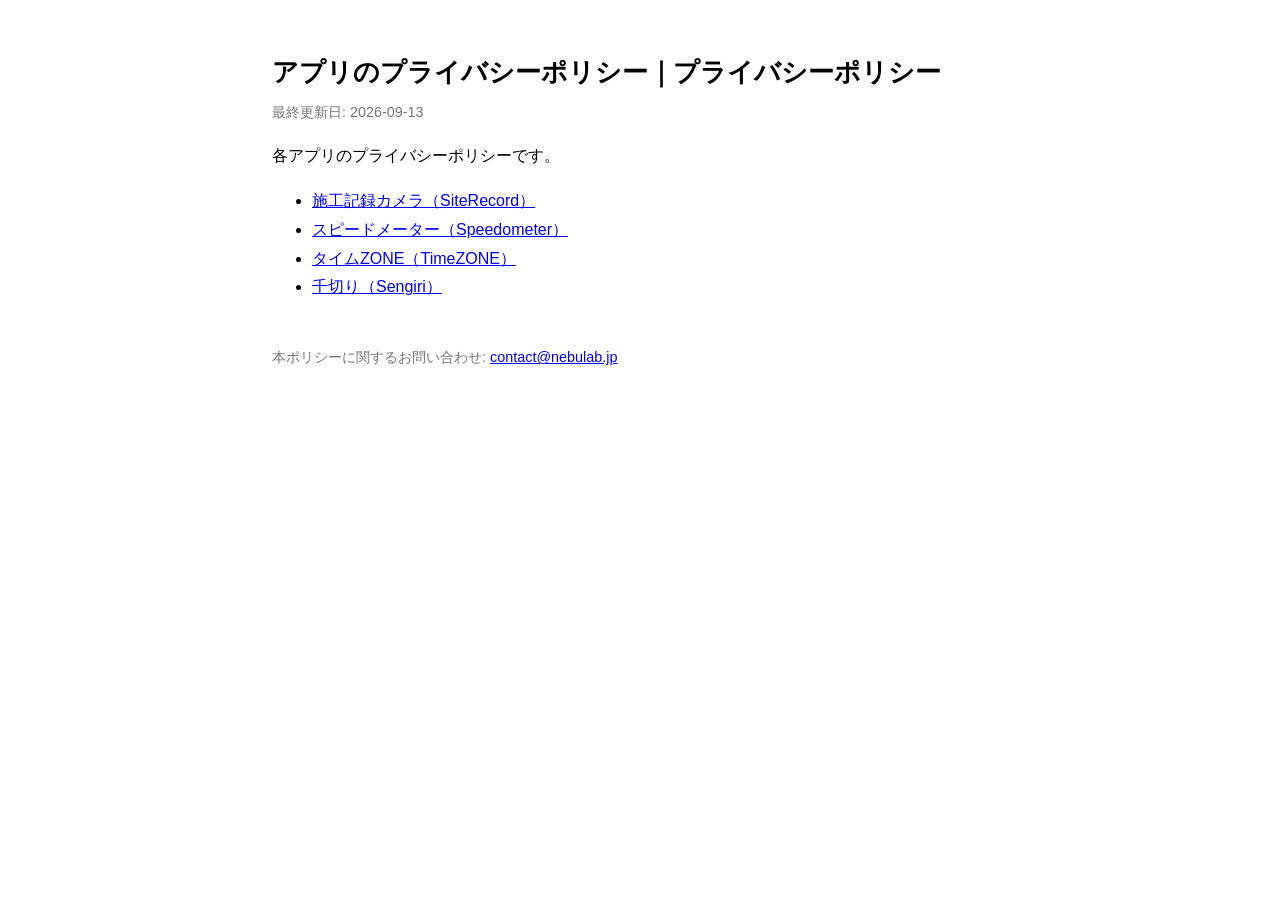
<file: docs/privacy/index.html>
<!DOCTYPE html>
<html lang="ja">
<head>
<meta charset="utf-8">
<meta name="viewport" content="width=device-width, initial-scale=1">
<title>アプリのプライバシーポリシー｜プライバシーポリシー</title>
<link rel="stylesheet" href="style.css">
</head>
<body>
<h1>アプリのプライバシーポリシー｜プライバシーポリシー</h1>
<p class="updated">最終更新日: 2026-09-13</p>
<p>各アプリのプライバシーポリシーです。</p>
<ul>
<li><a href="siterecord.html">施工記録カメラ（SiteRecord）</a></li>
<li><a href="speedometer.html">スピードメーター（Speedometer）</a></li>
<li><a href="timezone.html">タイムZONE（TimeZONE）</a></li>
<li><a href="sengiri.html">千切り（Sengiri）</a></li>
</ul>
<footer>
<p>本ポリシーに関するお問い合わせ: <a href="mailto:contact@nebulab.jp">contact@nebulab.jp</a></p>
</footer>
</body>
</html>
</file>
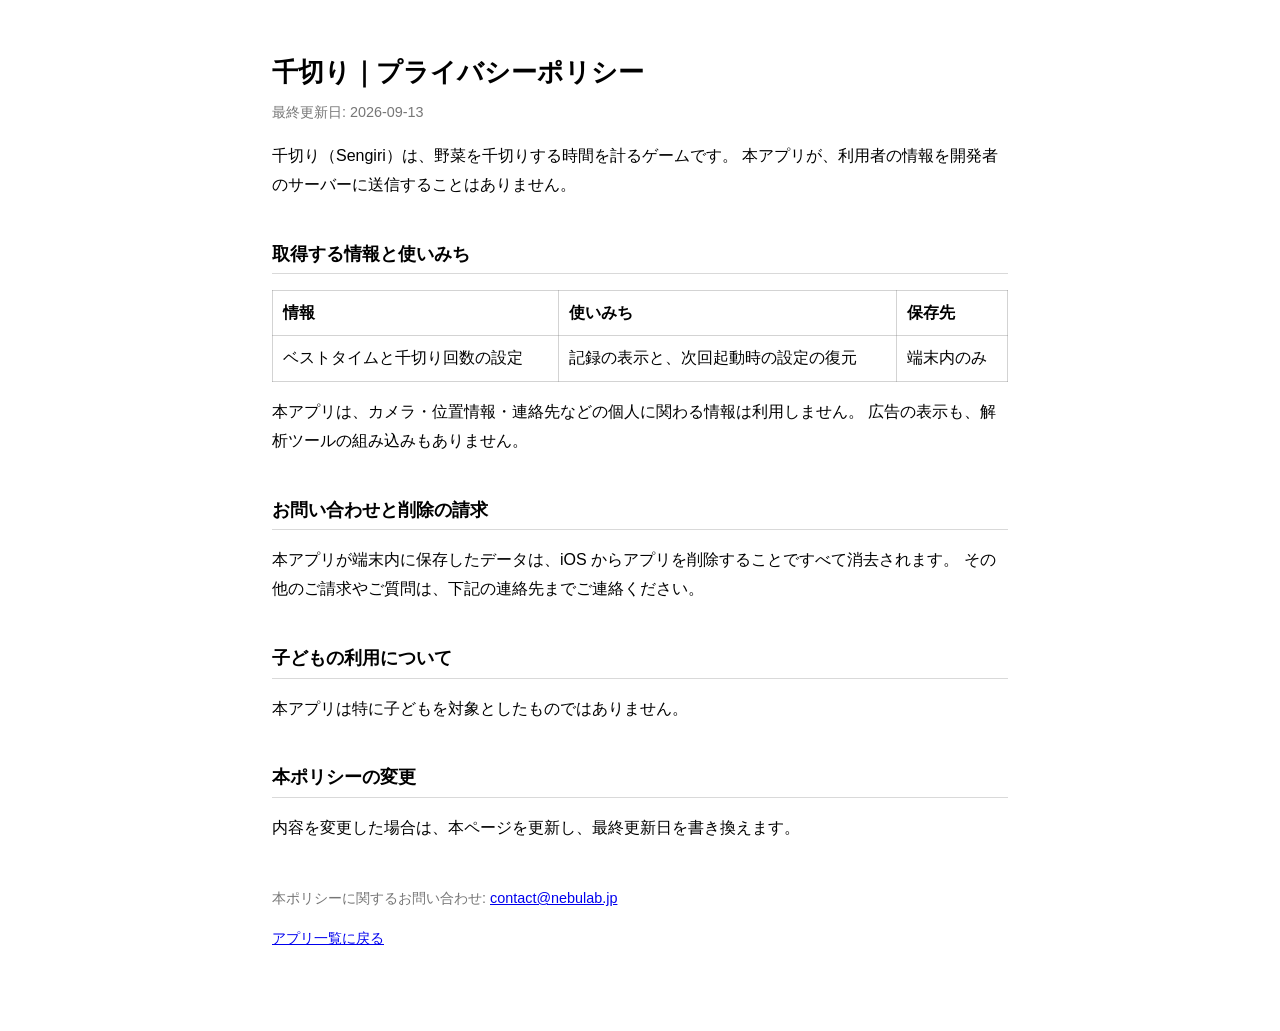
<file: docs/privacy/sengiri.html>
<!DOCTYPE html>
<html lang="ja">
<head>
<meta charset="utf-8">
<meta name="viewport" content="width=device-width, initial-scale=1">
<title>千切り｜プライバシーポリシー</title>
<link rel="stylesheet" href="style.css">
</head>
<body>
<h1>千切り｜プライバシーポリシー</h1>
<p class="updated">最終更新日: 2026-09-13</p>
<p>千切り（Sengiri）は、野菜を千切りする時間を計るゲームです。
本アプリが、利用者の情報を開発者のサーバーに送信することはありません。</p>

<h2>取得する情報と使いみち</h2>
<table>
<tr><th>情報</th><th>使いみち</th><th>保存先</th></tr>
<tr><td>ベストタイムと千切り回数の設定</td><td>記録の表示と、次回起動時の設定の復元</td><td>端末内のみ</td></tr>
</table>
<p>本アプリは、カメラ・位置情報・連絡先などの個人に関わる情報は利用しません。
広告の表示も、解析ツールの組み込みもありません。</p>

<h2>お問い合わせと削除の請求</h2>
<p>本アプリが端末内に保存したデータは、iOS からアプリを削除することですべて消去されます。
その他のご請求やご質問は、下記の連絡先までご連絡ください。</p>

<h2>子どもの利用について</h2>
<p>本アプリは特に子どもを対象としたものではありません。</p>

<h2>本ポリシーの変更</h2>
<p>内容を変更した場合は、本ページを更新し、最終更新日を書き換えます。</p>
<footer>
<p>本ポリシーに関するお問い合わせ: <a href="mailto:contact@nebulab.jp">contact@nebulab.jp</a></p>
<p><a href="./">アプリ一覧に戻る</a></p>
</footer>
</body>
</html>
</file>
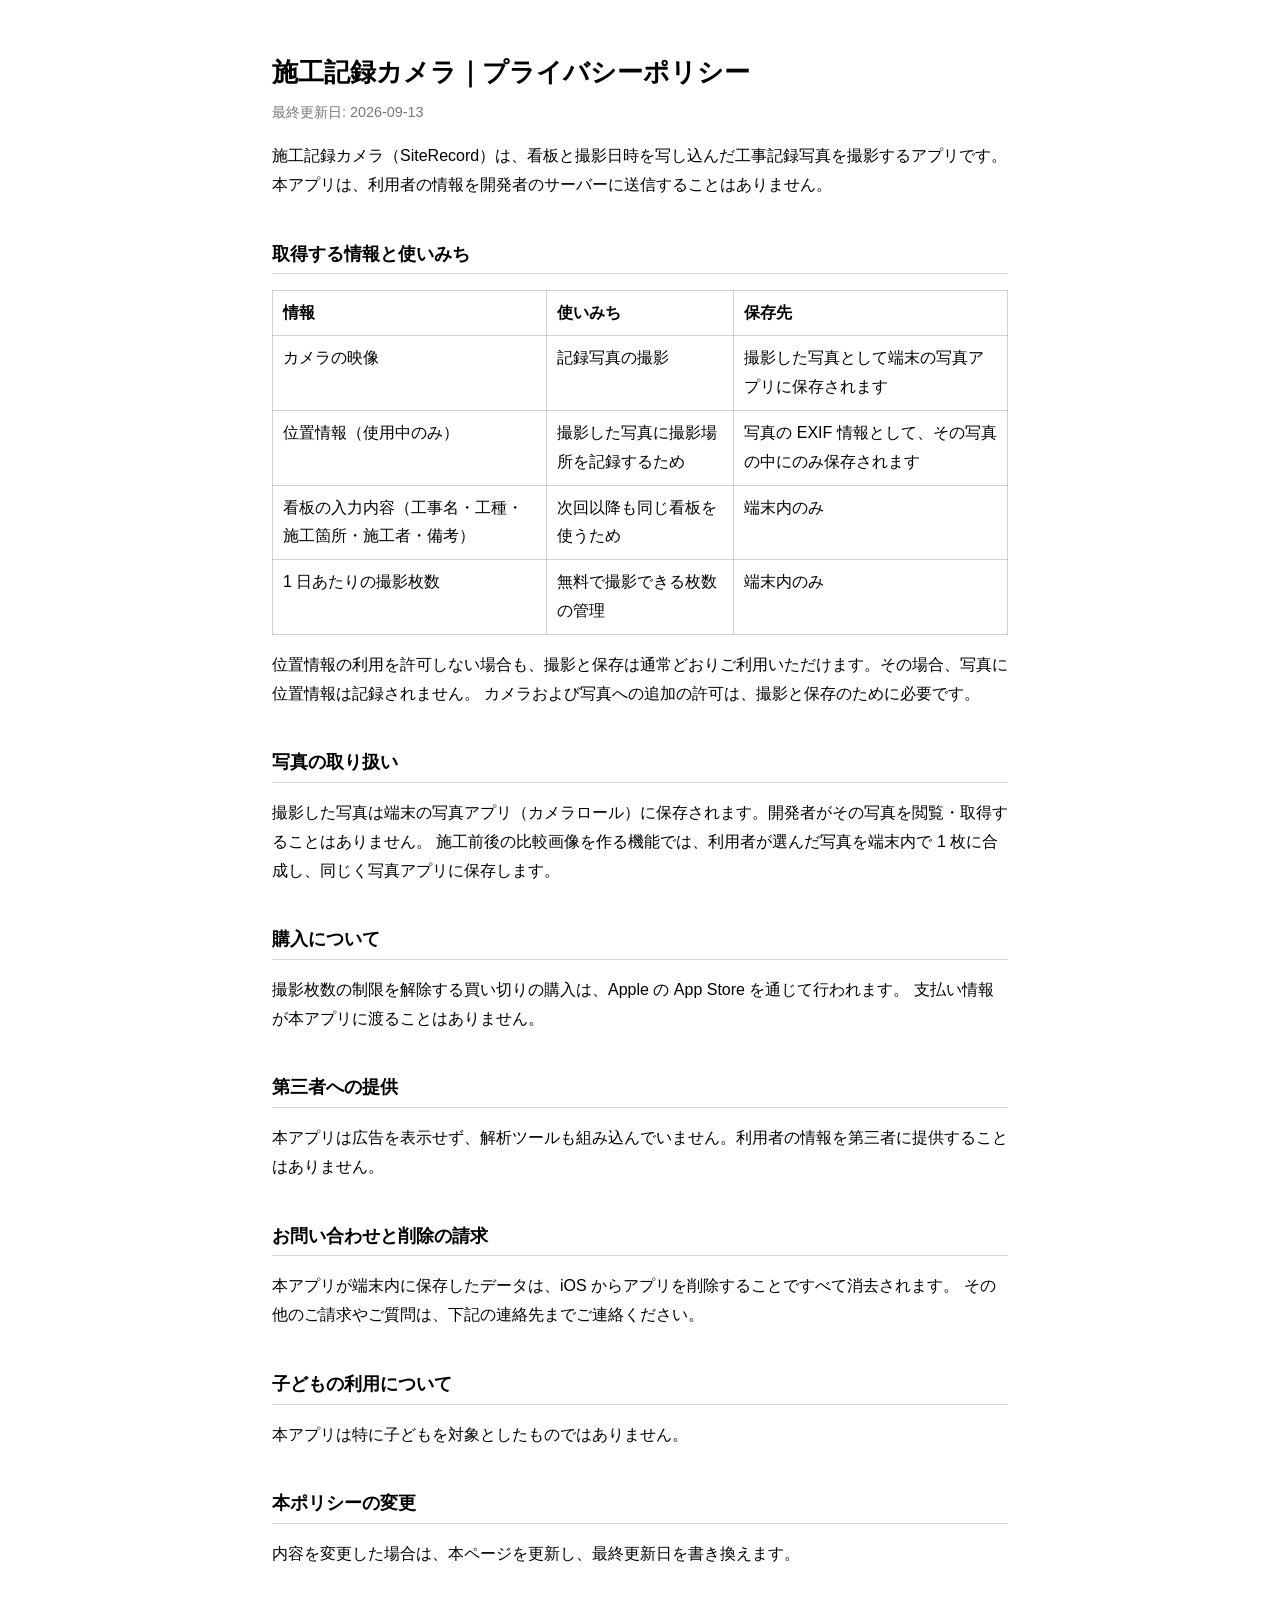
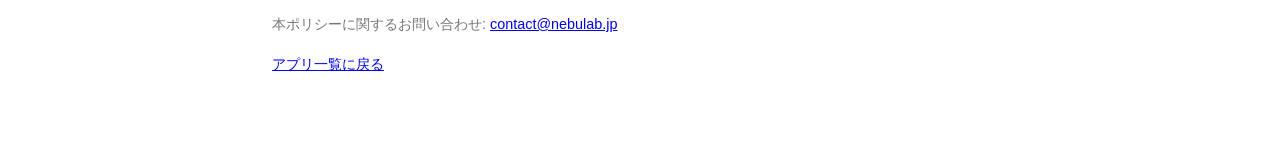
<file: docs/privacy/siterecord.html>
<!DOCTYPE html>
<html lang="ja">
<head>
<meta charset="utf-8">
<meta name="viewport" content="width=device-width, initial-scale=1">
<title>施工記録カメラ｜プライバシーポリシー</title>
<link rel="stylesheet" href="style.css">
</head>
<body>
<h1>施工記録カメラ｜プライバシーポリシー</h1>
<p class="updated">最終更新日: 2026-09-13</p>
<p>施工記録カメラ（SiteRecord）は、看板と撮影日時を写し込んだ工事記録写真を撮影するアプリです。
本アプリは、利用者の情報を開発者のサーバーに送信することはありません。</p>

<h2>取得する情報と使いみち</h2>
<table>
<tr><th>情報</th><th>使いみち</th><th>保存先</th></tr>
<tr><td>カメラの映像</td><td>記録写真の撮影</td><td>撮影した写真として端末の写真アプリに保存されます</td></tr>
<tr><td>位置情報（使用中のみ）</td><td>撮影した写真に撮影場所を記録するため</td><td>写真の EXIF 情報として、その写真の中にのみ保存されます</td></tr>
<tr><td>看板の入力内容（工事名・工種・施工箇所・施工者・備考）</td><td>次回以降も同じ看板を使うため</td><td>端末内のみ</td></tr>
<tr><td>1 日あたりの撮影枚数</td><td>無料で撮影できる枚数の管理</td><td>端末内のみ</td></tr>
</table>
<p>位置情報の利用を許可しない場合も、撮影と保存は通常どおりご利用いただけます。その場合、写真に位置情報は記録されません。
カメラおよび写真への追加の許可は、撮影と保存のために必要です。</p>

<h2>写真の取り扱い</h2>
<p>撮影した写真は端末の写真アプリ（カメラロール）に保存されます。開発者がその写真を閲覧・取得することはありません。
施工前後の比較画像を作る機能では、利用者が選んだ写真を端末内で 1 枚に合成し、同じく写真アプリに保存します。</p>

<h2>購入について</h2>
<p>撮影枚数の制限を解除する買い切りの購入は、Apple の App Store を通じて行われます。
支払い情報が本アプリに渡ることはありません。</p>

<h2>第三者への提供</h2>
<p>本アプリは広告を表示せず、解析ツールも組み込んでいません。利用者の情報を第三者に提供することはありません。</p>

<h2>お問い合わせと削除の請求</h2>
<p>本アプリが端末内に保存したデータは、iOS からアプリを削除することですべて消去されます。
その他のご請求やご質問は、下記の連絡先までご連絡ください。</p>

<h2>子どもの利用について</h2>
<p>本アプリは特に子どもを対象としたものではありません。</p>

<h2>本ポリシーの変更</h2>
<p>内容を変更した場合は、本ページを更新し、最終更新日を書き換えます。</p>
<footer>
<p>本ポリシーに関するお問い合わせ: <a href="mailto:contact@nebulab.jp">contact@nebulab.jp</a></p>
<p><a href="./">アプリ一覧に戻る</a></p>
</footer>
</body>
</html>
</file>
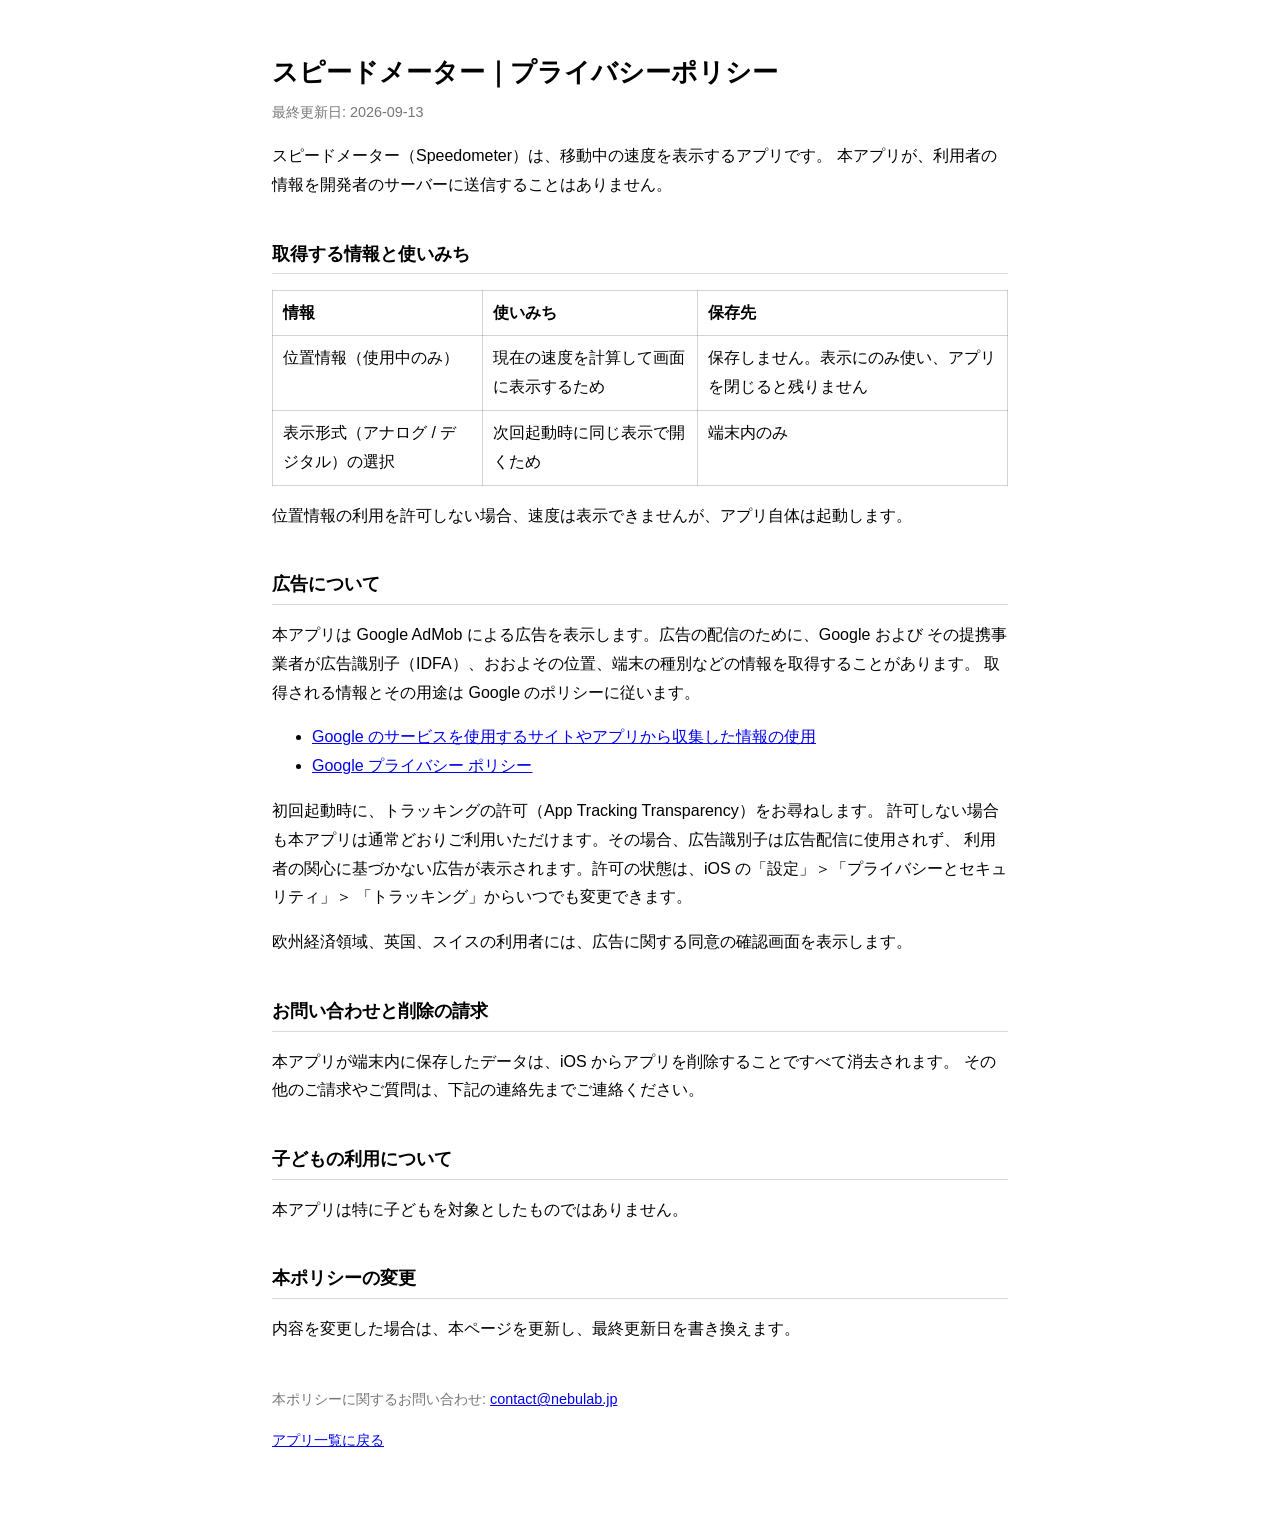
<file: docs/privacy/speedometer.html>
<!DOCTYPE html>
<html lang="ja">
<head>
<meta charset="utf-8">
<meta name="viewport" content="width=device-width, initial-scale=1">
<title>スピードメーター｜プライバシーポリシー</title>
<link rel="stylesheet" href="style.css">
</head>
<body>
<h1>スピードメーター｜プライバシーポリシー</h1>
<p class="updated">最終更新日: 2026-09-13</p>
<p>スピードメーター（Speedometer）は、移動中の速度を表示するアプリです。
本アプリが、利用者の情報を開発者のサーバーに送信することはありません。</p>

<h2>取得する情報と使いみち</h2>
<table>
<tr><th>情報</th><th>使いみち</th><th>保存先</th></tr>
<tr><td>位置情報（使用中のみ）</td><td>現在の速度を計算して画面に表示するため</td><td>保存しません。表示にのみ使い、アプリを閉じると残りません</td></tr>
<tr><td>表示形式（アナログ / デジタル）の選択</td><td>次回起動時に同じ表示で開くため</td><td>端末内のみ</td></tr>
</table>
<p>位置情報の利用を許可しない場合、速度は表示できませんが、アプリ自体は起動します。</p>

<h2>広告について</h2>
<p>本アプリは Google AdMob による広告を表示します。広告の配信のために、Google および
その提携事業者が広告識別子（IDFA）、おおよその位置、端末の種別などの情報を取得することがあります。
取得される情報とその用途は Google のポリシーに従います。</p>
<ul>
<li><a href="https://policies.google.com/technologies/partner-sites">Google のサービスを使用するサイトやアプリから収集した情報の使用</a></li>
<li><a href="https://policies.google.com/privacy">Google プライバシー ポリシー</a></li>
</ul>
<p>初回起動時に、トラッキングの許可（App Tracking Transparency）をお尋ねします。
許可しない場合も本アプリは通常どおりご利用いただけます。その場合、広告識別子は広告配信に使用されず、
利用者の関心に基づかない広告が表示されます。許可の状態は、iOS の「設定」＞「プライバシーとセキュリティ」＞
「トラッキング」からいつでも変更できます。</p>
<p>欧州経済領域、英国、スイスの利用者には、広告に関する同意の確認画面を表示します。</p>

<h2>お問い合わせと削除の請求</h2>
<p>本アプリが端末内に保存したデータは、iOS からアプリを削除することですべて消去されます。
その他のご請求やご質問は、下記の連絡先までご連絡ください。</p>

<h2>子どもの利用について</h2>
<p>本アプリは特に子どもを対象としたものではありません。</p>

<h2>本ポリシーの変更</h2>
<p>内容を変更した場合は、本ページを更新し、最終更新日を書き換えます。</p>
<footer>
<p>本ポリシーに関するお問い合わせ: <a href="mailto:contact@nebulab.jp">contact@nebulab.jp</a></p>
<p><a href="./">アプリ一覧に戻る</a></p>
</footer>
</body>
</html>
</file>
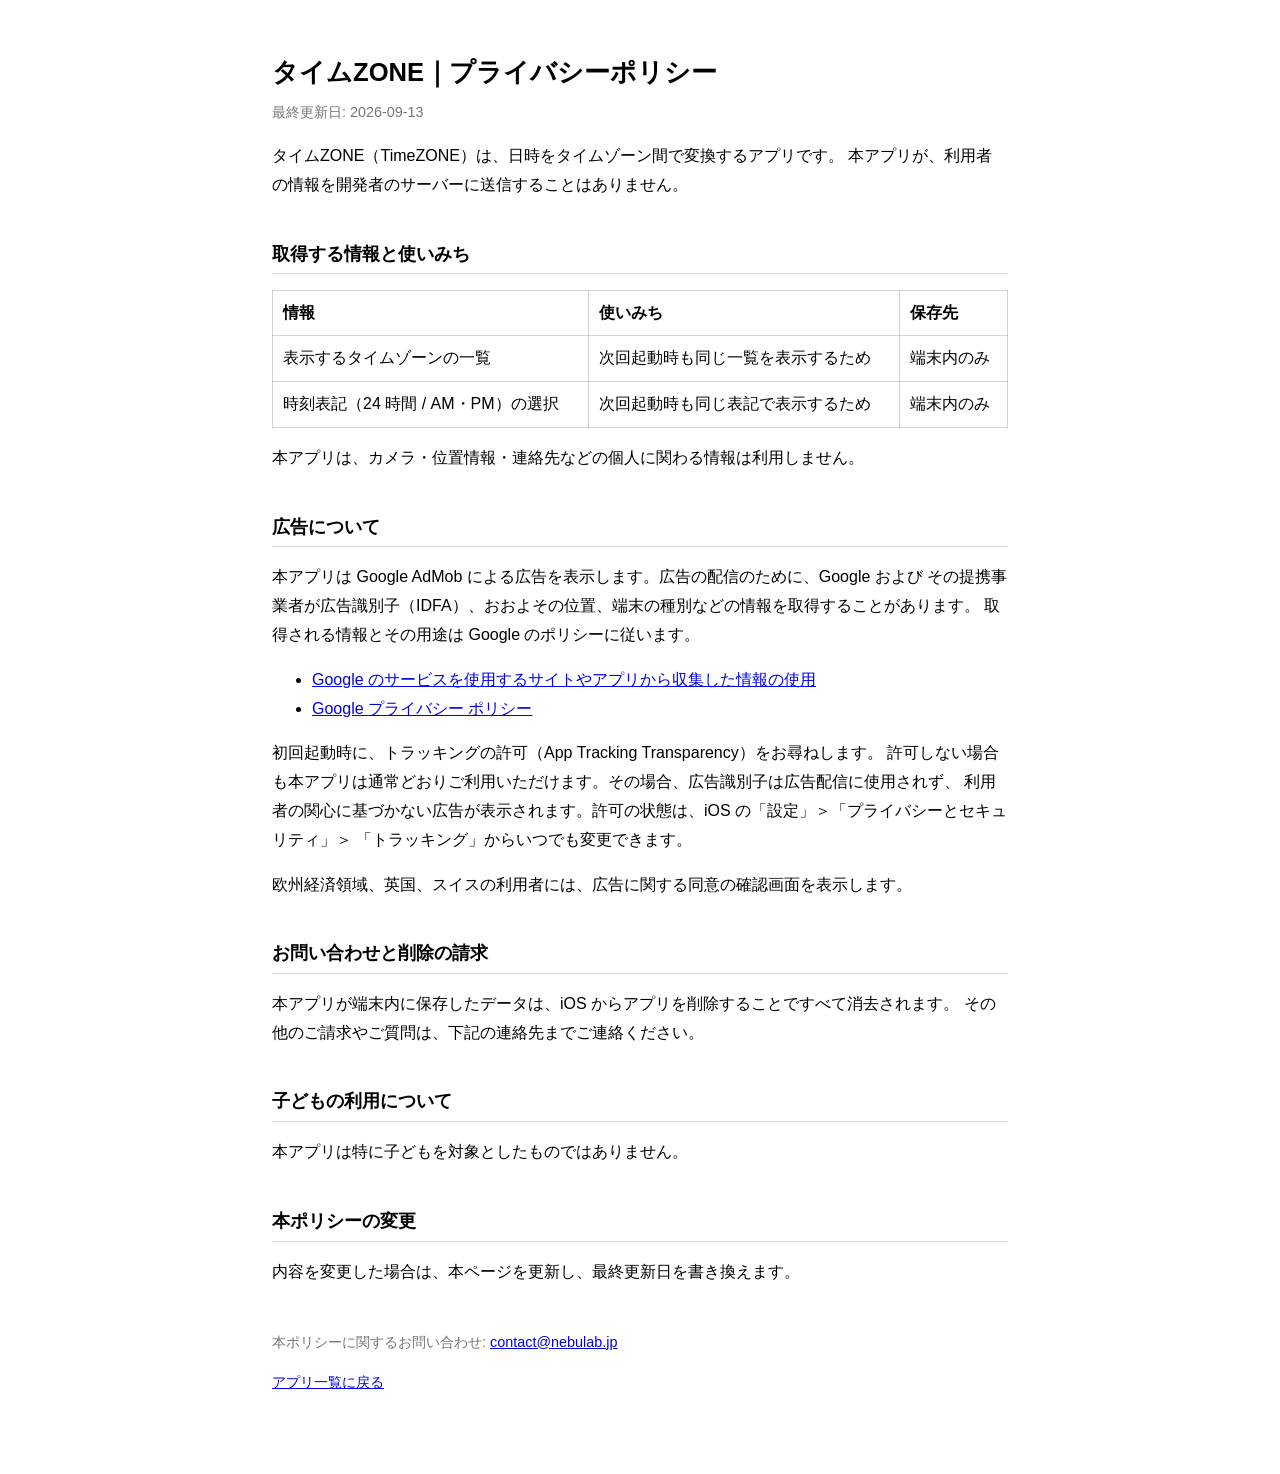
<file: docs/privacy/timezone.html>
<!DOCTYPE html>
<html lang="ja">
<head>
<meta charset="utf-8">
<meta name="viewport" content="width=device-width, initial-scale=1">
<title>タイムZONE｜プライバシーポリシー</title>
<link rel="stylesheet" href="style.css">
</head>
<body>
<h1>タイムZONE｜プライバシーポリシー</h1>
<p class="updated">最終更新日: 2026-09-13</p>
<p>タイムZONE（TimeZONE）は、日時をタイムゾーン間で変換するアプリです。
本アプリが、利用者の情報を開発者のサーバーに送信することはありません。</p>

<h2>取得する情報と使いみち</h2>
<table>
<tr><th>情報</th><th>使いみち</th><th>保存先</th></tr>
<tr><td>表示するタイムゾーンの一覧</td><td>次回起動時も同じ一覧を表示するため</td><td>端末内のみ</td></tr>
<tr><td>時刻表記（24 時間 / AM・PM）の選択</td><td>次回起動時も同じ表記で表示するため</td><td>端末内のみ</td></tr>
</table>
<p>本アプリは、カメラ・位置情報・連絡先などの個人に関わる情報は利用しません。</p>

<h2>広告について</h2>
<p>本アプリは Google AdMob による広告を表示します。広告の配信のために、Google および
その提携事業者が広告識別子（IDFA）、おおよその位置、端末の種別などの情報を取得することがあります。
取得される情報とその用途は Google のポリシーに従います。</p>
<ul>
<li><a href="https://policies.google.com/technologies/partner-sites">Google のサービスを使用するサイトやアプリから収集した情報の使用</a></li>
<li><a href="https://policies.google.com/privacy">Google プライバシー ポリシー</a></li>
</ul>
<p>初回起動時に、トラッキングの許可（App Tracking Transparency）をお尋ねします。
許可しない場合も本アプリは通常どおりご利用いただけます。その場合、広告識別子は広告配信に使用されず、
利用者の関心に基づかない広告が表示されます。許可の状態は、iOS の「設定」＞「プライバシーとセキュリティ」＞
「トラッキング」からいつでも変更できます。</p>
<p>欧州経済領域、英国、スイスの利用者には、広告に関する同意の確認画面を表示します。</p>

<h2>お問い合わせと削除の請求</h2>
<p>本アプリが端末内に保存したデータは、iOS からアプリを削除することですべて消去されます。
その他のご請求やご質問は、下記の連絡先までご連絡ください。</p>

<h2>子どもの利用について</h2>
<p>本アプリは特に子どもを対象としたものではありません。</p>

<h2>本ポリシーの変更</h2>
<p>内容を変更した場合は、本ページを更新し、最終更新日を書き換えます。</p>
<footer>
<p>本ポリシーに関するお問い合わせ: <a href="mailto:contact@nebulab.jp">contact@nebulab.jp</a></p>
<p><a href="./">アプリ一覧に戻る</a></p>
</footer>
</body>
</html>
</file>
<file: docs/privacy/style.css>
/* プライバシーポリシーのページ共通のスタイル。読めれば十分なので最小限にする。 */
:root { color-scheme: light dark; }
body {
  margin: 0 auto;
  padding: 32px 20px 64px;
  max-width: 46rem;
  font-family: -apple-system, BlinkMacSystemFont, "Hiragino Sans", "Noto Sans JP", sans-serif;
  line-height: 1.8;
}
h1 { font-size: 1.6rem; margin-bottom: 0.2em; }
h2 { font-size: 1.15rem; margin-top: 2em; border-bottom: 1px solid rgba(128,128,128,0.3); padding-bottom: 0.2em; }
.updated { color: #767676; font-size: 0.9rem; margin-top: 0; }
table { border-collapse: collapse; width: 100%; }
th, td { border: 1px solid rgba(128,128,128,0.35); padding: 8px 10px; text-align: left; vertical-align: top; }
footer { margin-top: 3em; font-size: 0.9rem; color: #767676; }
</file>
